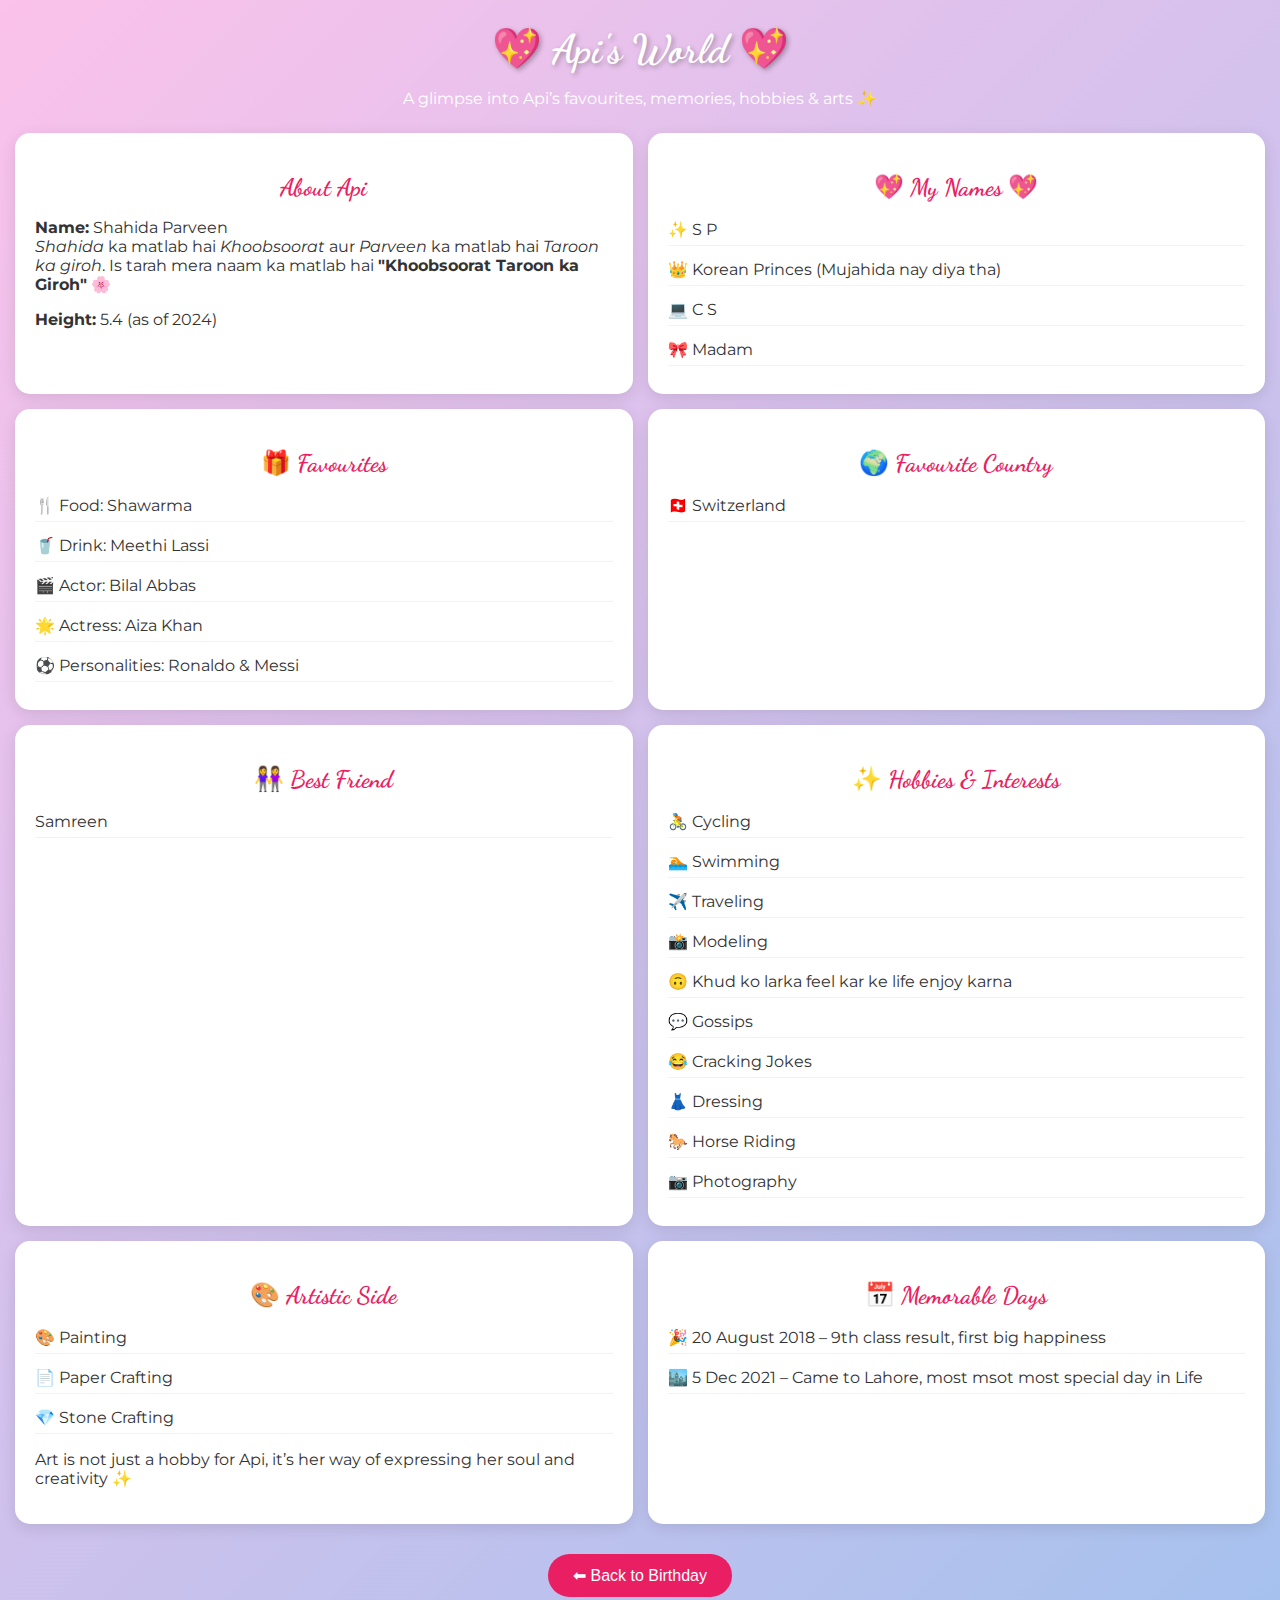
<file: fav.html>
<!DOCTYPE html>
<html lang="en">
<head>
  <meta charset="UTF-8">
  <meta name="viewport" content="width=device-width, initial-scale=1.0">
  <title>Api's World</title>
  <link href="https://fonts.googleapis.com/css2?family=Montserrat:wght@400;600&family=Dancing+Script:wght@700&display=swap" rel="stylesheet">
  <style>
    body {
      margin: 0;
      font-family: 'Montserrat', sans-serif;
      background: linear-gradient(135deg, #fbc2eb, #a6c1ee);
      padding: 15px;
      color: #333;
    }
    header {
      text-align: center;
      margin-bottom: 25px;
    }
    header h1 {
      font-family: 'Dancing Script', cursive;
      font-size: 2.5rem;
      color: #fff;
      margin: 10px 0;
      text-shadow: 2px 2px 5px rgba(0,0,0,0.3);
    }
    header p {
      color: #fff;
      font-size: 1rem;
    }
    .grid {
      display: grid;
      gap: 15px;
      grid-template-columns: 1fr;
    }
    @media(min-width: 700px) {
      .grid {
        grid-template-columns: repeat(2, 1fr);
      }
    }
    .card {
      background: #fff;
      border-radius: 15px;
      padding: 20px;
      box-shadow: 0 4px 15px rgba(0,0,0,0.1);
      transition: transform 0.3s ease;
      text-align: left;
    }
    .card:hover {
      transform: translateY(-5px);
    }
    .card h2 {
      font-size: 1.5rem;
      color: #e91e63;
      margin-bottom: 12px;
      font-family: 'Dancing Script', cursive;
      text-align: center;
    }
    .card ul {
      list-style: none;
      padding: 0;
      margin: 0;
    }
    .card ul li {
      font-size: 1rem;
      margin: 8px 0;
      padding: 6px 0;
      border-bottom: 1px solid #f2f2f2;
    }
    .btn {
      display: block;
      margin: 30px auto 10px;
      background: #e91e63;
      color: #fff;
      border: none;
      padding: 12px 25px;
      border-radius: 30px;
      font-size: 1rem;
      cursor: pointer;
      transition: 0.3s;
    }
    .btn:hover {
      background: #c2185b;
    }
  </style>
</head>
<body>

  <header>
    <h1>💖 Api's World 💖</h1>
    <p>A glimpse into Api’s favourites, memories, hobbies & arts ✨</p>
  </header>

  <div class="grid">

    <div class="card">
      <h2>About Api</h2>
      <p> <strong>Name:</strong> Shahida Parveen<br>
    <em>Shahida</em> ka matlab hai <em>Khoobsoorat</em> aur <em>Parveen</em> ka matlab hai <em>Taroon ka giroh</em>.  
    Is tarah mera naam ka matlab hai <strong>"Khoobsoorat Taroon ka Giroh"</strong> 🌸
</p>
      <p><strong>Height:</strong> 5.4 (as of 2024)</p>
    </div>

    <div class="card">
      <h2>💖 My Names 💖</h2>
      <ul>
        <li>✨ S P</li>
        <li>👑 Korean Princes (Mujahida nay diya tha)</li>
        <li>💻 C S</li>
        <li>🎀 Madam</li>
      </ul>
    </div>

    <div class="card">
      <h2>🎁 Favourites</h2>
      <ul>
        <li>🍴 Food: Shawarma</li>
        <li>🥤 Drink: Meethi Lassi</li>
        <li>🎬 Actor: Bilal Abbas</li>
        <li>🌟 Actress: Aiza Khan</li>
        <li>⚽ Personalities: Ronaldo & Messi</li>
      </ul>
    </div>

    <div class="card">
      <h2>🌍 Favourite Country</h2>
      <ul>
        <li>🇨🇭 Switzerland</li>
      </ul>
    </div>

    <div class="card">
      <h2>👭 Best Friend</h2>
      <ul>
        <li>Samreen</li>
      </ul>
    </div>

    <div class="card">
      <h2>✨ Hobbies & Interests</h2>
      <ul>
        <li>🚴 Cycling</li>
        <li>🏊 Swimming</li>
        <li>✈️ Traveling</li>
        <li>📸 Modeling</li>
        <li>🙃 Khud ko larka feel kar ke life enjoy karna</li>
        <li>💬 Gossips</li>
        <li>😂 Cracking Jokes</li>
        <li>👗 Dressing</li>
        <li>🐎 Horse Riding</li>
        <li>📷 Photography</li>
      </ul>
    </div>

    <div class="card">
      <h2>🎨 Artistic Side</h2>
      <ul>
        <li>🎨 Painting</li>
        <li>📄 Paper Crafting</li>
        <li>💎 Stone Crafting</li>
      </ul>
      <p>Art is not just a hobby for Api, it’s her way of expressing her soul and creativity ✨</p>
    </div>

    <div class="card">
      <h2>📅 Memorable Days</h2>
      <ul>
        <li>🎉 20 August 2018 – 9th class result, first big happiness</li>
        <li>🏙️ 5 Dec 2021 – Came to Lahore, most msot most special day in Life </li>
      </ul>
    </div>

  </div>

  <button class="btn" onclick="window.location.href='index.html'">⬅ Back to Birthday</button>

</body>
</html>
</file>
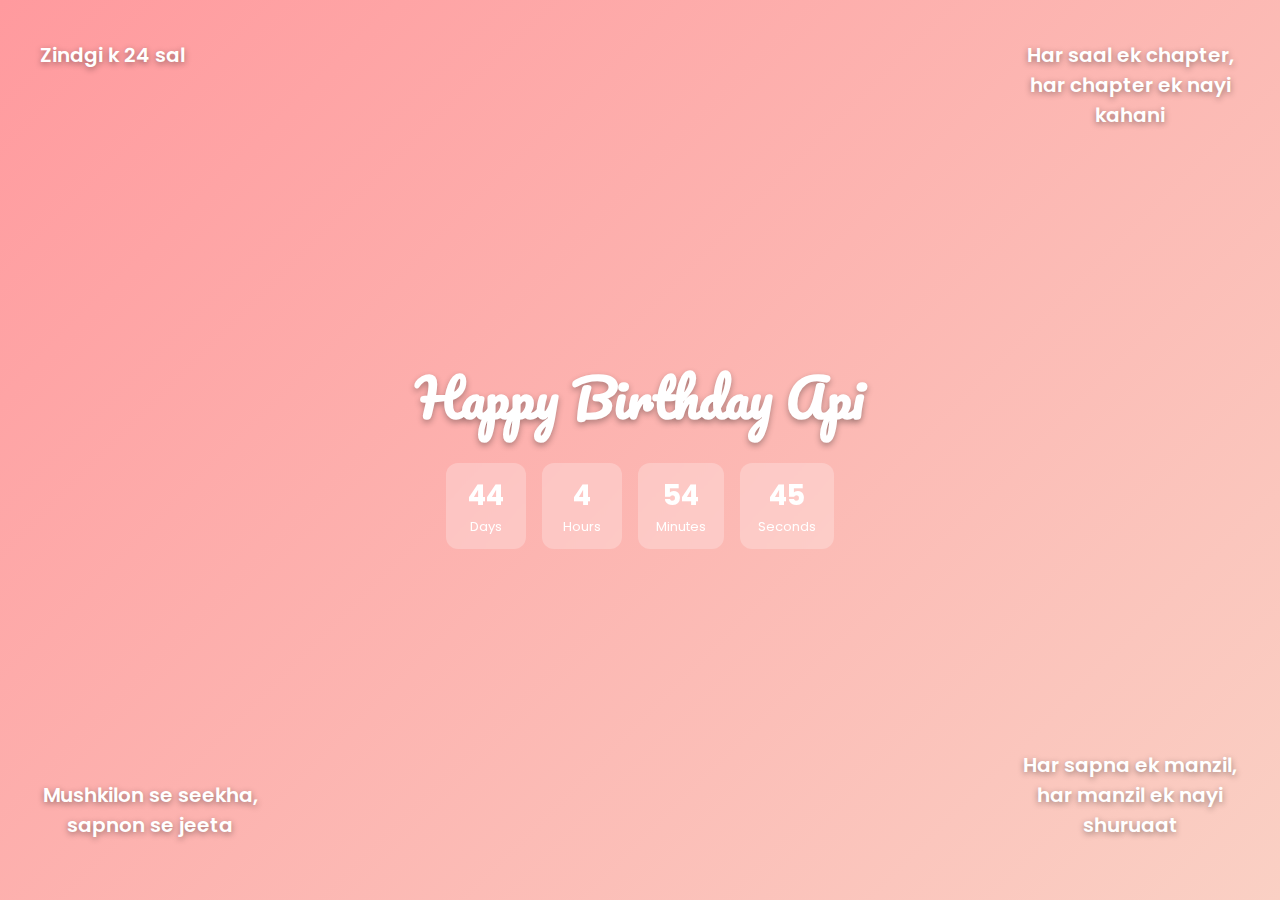
<file: shahida_birthday_counter_tribute (2).html>
<!doctype html>
<html lang="en">
<head>
  <meta charset="utf-8" />
  <meta name="viewport" content="width=device-width,initial-scale=1" />
  <title>Happy Birthday Api</title>
  <link href="https://fonts.googleapis.com/css2?family=Pacifico&family=Poppins:wght@400;600&display=swap" rel="stylesheet">
  <style>
    :root {
      --bg1: #ff9a9e;
      --bg2: #fad0c4;
      --accent: #ff4b9f;
      --text: #fff;
    }
    * {box-sizing: border-box; margin: 0; padding: 0;}
    body {
      font-family: 'Poppins', sans-serif;
      min-height: 100vh;
      background: linear-gradient(135deg, var(--bg1), var(--bg2));
      overflow: hidden;
      display: flex;
      align-items: center;
      justify-content: center;
      text-align: center;
      color: var(--text);
    }
    .container {
      position: relative;
      z-index: 2;
      padding: 40px;
    }
    h1 {
      font-family: 'Pacifico', cursive;
      font-size: 52px;
      margin-bottom: 20px;
      color: #fff;
      text-shadow: 0 3px 6px rgba(0,0,0,0.3);
    }
    .countdown {
      display: flex;
      gap: 16px;
      justify-content: center;
      margin-top: 20px;
      flex-wrap: wrap;
    }
    .timebox {
      background: rgba(255,255,255,0.25);
      padding: 12px 18px;
      border-radius: 12px;
      min-width: 80px;
      backdrop-filter: blur(6px);
    }
    .num {font-size: 28px; font-weight: 700;}
    .label {font-size: 13px;}

    .tagline {
      position: absolute;
      font-family: 'Poppins', sans-serif;
      font-weight: 600;
      font-size: 20px;
      max-width: 220px;
      color: #fff;
      text-shadow: 0 2px 6px rgba(0,0,0,0.4);
    }
    .t1 {top: 40px; left: 40px;}
    .t2 {top: 40px; right: 40px;}
    .t3 {bottom: 60px; left: 40px;}
    .t4 {bottom: 60px; right: 40px;}

    .balloon {
      position: absolute;
      bottom: -150px;
      width: 40px;
      height: 60px;
      background: var(--accent);
      border-radius: 50% 50% 50% 50% / 60% 60% 40% 40%;
      animation: floatUp 12s linear infinite;
    }
    .balloon::after {
      content: '';
      position: absolute;
      bottom: -20px;
      left: 50%;
      width: 2px;
      height: 20px;
      background: #fff;
      transform: translateX(-50%);
    }
    @keyframes floatUp {
      0% {transform: translateY(0) scale(1); opacity: 0;}
      10% {opacity: 1;}
      100% {transform: translateY(-110vh) scale(1.1); opacity: 0;}
    }
  </style>
</head>
<body>
  <div class="tagline t1">Zindgi k 24 sal</div>
  <div class="tagline t2">Har saal ek chapter, har chapter ek nayi kahani</div>
  <div class="tagline t3">Mushkilon se seekha, sapnon se jeeta</div>
  <div class="tagline t4">Har sapna ek manzil, har manzil ek nayi shuruaat</div>

  <div class="container">
    <h1>Happy Birthday Api</h1>
    <div id="countdown" class="countdown">
      <div class="timebox"><div class="num" id="days">--</div><div class="label">Days</div></div>
      <div class="timebox"><div class="num" id="hours">--</div><div class="label">Hours</div></div>
      <div class="timebox"><div class="num" id="minutes">--</div><div class="label">Minutes</div></div>
      <div class="timebox"><div class="num" id="seconds">--</div><div class="label">Seconds</div></div>
    </div>
  </div>

  <script>
    // Balloons generator
    function createBalloon() {
      const b = document.createElement('div');
      b.className = 'balloon';
      const colors = ['#ff4b9f','#ff6b6b','#ffd93d','#6bcdfd','#9b59b6'];
      b.style.background = colors[Math.floor(Math.random()*colors.length)];
      b.style.left = Math.random()*100 + 'vw';
      b.style.animationDuration = (8 + Math.random()*6) + 's';
      b.style.width = (30 + Math.random()*30) + 'px';
      b.style.height = (45 + Math.random()*45) + 'px';
      document.body.appendChild(b);
      setTimeout(()=> b.remove(), 14000);
    }
    setInterval(createBalloon, 800);

    // Countdown logic
    const birthMonth = 9; // September
    const birthDay = 7;
    function nextBirthdayDate(now){
      const year = now.getFullYear();
      let b = new Date(year, birthMonth-1, birthDay);
      if (b <= now) b = new Date(year+1, birthMonth-1, birthDay);
      return b;
    }
    function updateCountdown(){
      const now = new Date();
      const target = nextBirthdayDate(now);
      const diff = target - now;
      if (diff <= 0) return;
      const s = Math.floor(diff/1000);
      const days = Math.floor(s/86400);
      const hours = Math.floor((s%86400)/3600);
      const minutes = Math.floor((s%3600)/60);
      const seconds = s%60;
      document.getElementById('days').textContent = days;
      document.getElementById('hours').textContent = hours;
      document.getElementById('minutes').textContent = minutes;
      document.getElementById('seconds').textContent = seconds;
    }
    setInterval(updateCountdown, 1000);
    updateCountdown();
  </script>
</body>
</html>
</file>
